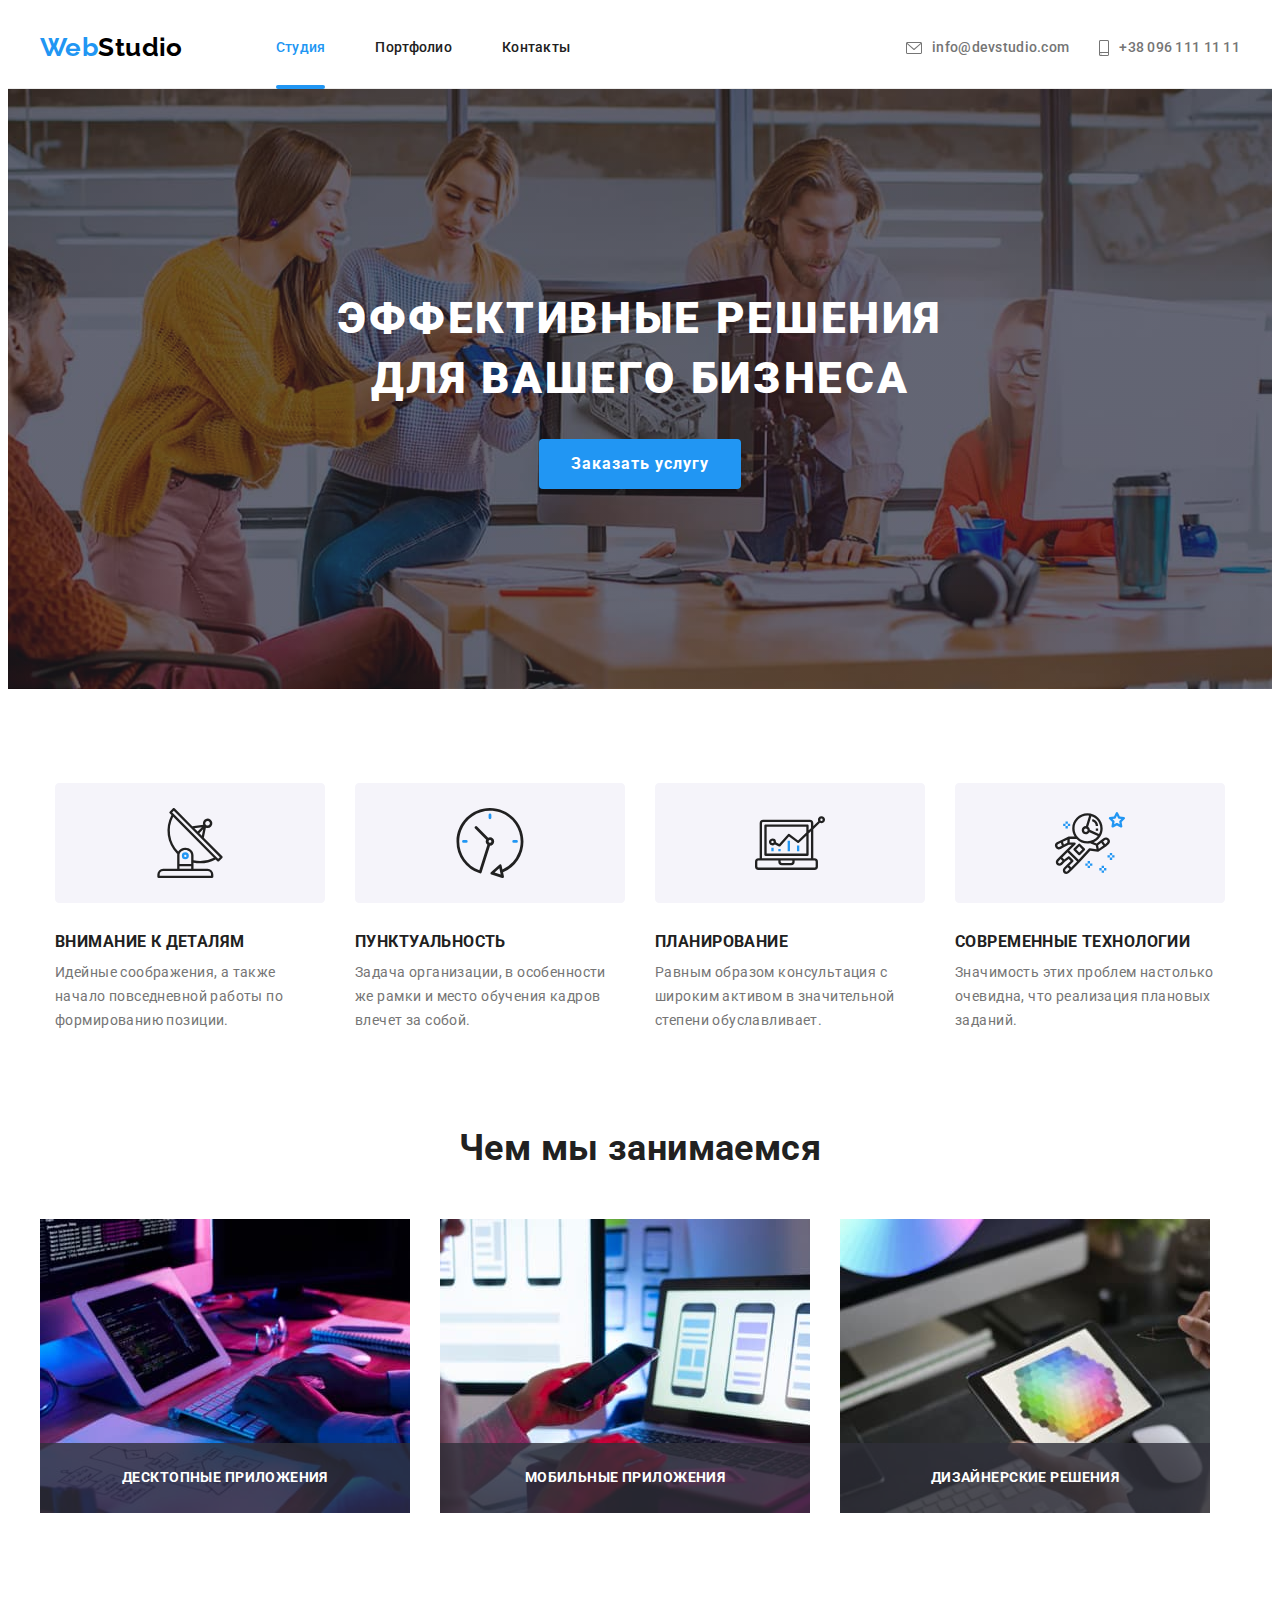
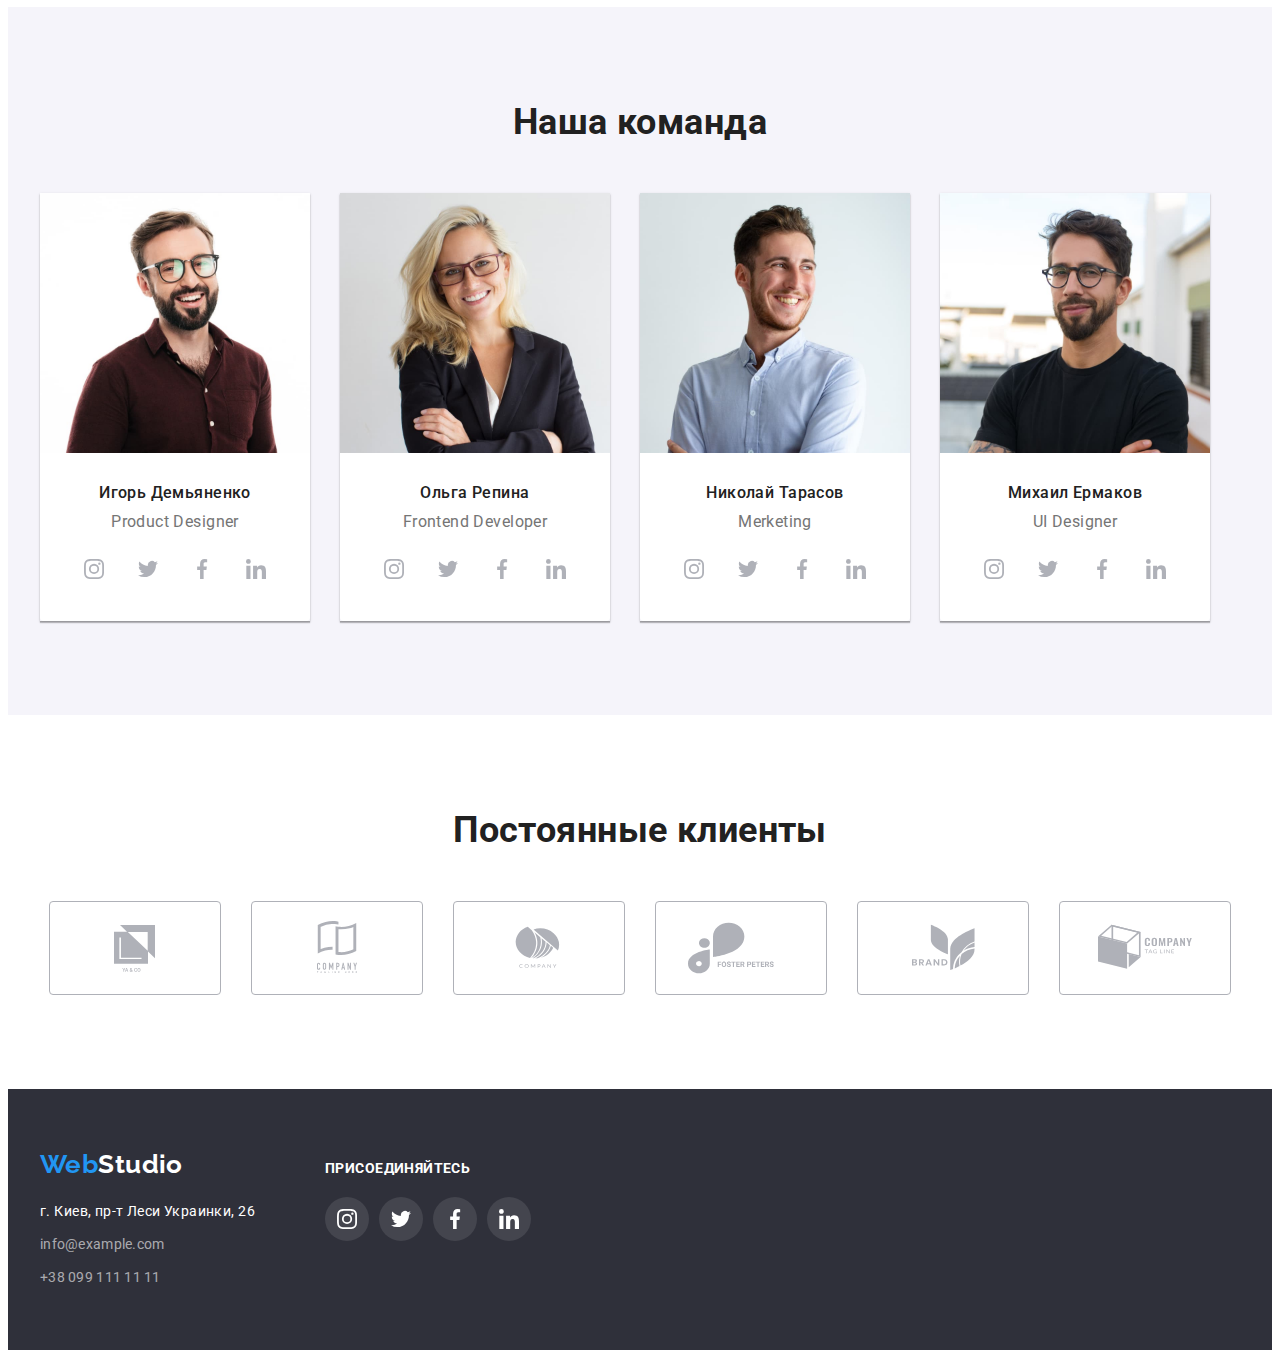
<file: index.html>
<!DOCTYPE html>
<html lang="ru">
<head>
    <meta charset="UTF-8">
    <meta http-equiv="X-UA-Compatible" content="IE=edge">
    <meta name="viewport" content="width=device-width, initial-scale=1.0">
    <title>Студия</title>
    <link rel="stylesheet" href="https://cdnjs.cloudflare.com/ajax/libs/modern-normalize/1.1.0/modern-normalize.min.css"
        integrity="sha512-wpPYUAdjBVSE4KJnH1VR1HeZfpl1ub8YT/NKx4PuQ5NmX2tKuGu6U/JRp5y+Y8XG2tV+wKQpNHVUX03MfMFn9Q=="
        crossorigin="anonymous" referrerpolicy="no-referrer" />
    <link rel="preconnect" href="https://fonts.googleapis.com">
    <link rel="preconnect" href="https://fonts.gstatic.com" crossorigin>
    <link href="https://fonts.googleapis.com/css2?family=Raleway:wght@700&family=Roboto:wght@400;500;700;900&display=swap"
        rel="stylesheet">
    <link rel="stylesheet" href="./css/styles.css">
</head>

<body>
        <!-- Шапка -->
    <header class="header-section">
        <div class="container flex-header">            
            <nav class="navigation">
                <a href="./index.html" lang="en" class="logo link header-logo"><span class="logo-accent">Web</span>Studio</a>
                <ul class="site-nav list flex-site-nav">                
                    <li class="list-item header-list-item"><a href="./index.html" class="link current">Студия</a></li>
                    <li class="list-item header-list-item"><a href="./portfolio.html" class="link">Портфолио</a></li>
                    <li class="list-item header-list-item"><a href="" class="link">Контакты</a></li>
                </ul>
            </nav>
            <ul class="list header-contacts">
                <li class="list-item header-list-item"><a href="mailto:info@devstudio.com" class="contacts-header link">
                    <svg class="contacts-header-icon1"><use href="images/icons.svg#envelope"></use></svg>info@devstudio.com</a></li>
                <li class="list-item header-list-item"><a href="tel:+380961111111" class="contacts-header link">
                    <svg class="contacts-header-icon2"><use href="images/icons.svg#smartphone"></use></svg>+38 096 111 11 11</a></li>
            </ul>
        </div>
    </header>            
    <main>
                <!-- Hero -->
        <section class="hero">
            <div class="container hero-container">
                <h1 class="hero-title">Эффективные решения для вашего бизнеса</h1>
                <button type="button" class="hero-button btn-primary" data-modal-open>Заказать услугу</button>
            </div>
        </section>
        <div class="backdrop is-hidden" data-modal>
            <div class="modal">
                <button class="btn-close" aria-label="Закрыть" data-modal-close>
                    <svg class="close-icon">
                        <use href="images/icons.svg#icon-close"></use>
                    </svg>
                </button>        
            </div>
        </div>
                <!-- Особенности -->
        <section class="section paculiarities-section">
            <div class="contaier">
                <h2 class="section-title visually-hidden">Особенности</h2>
                <ul class="list paculiarities-list">                                
                    <li class="list-item paculiarities-item pacu-icon-1">                        
                            <h3 class="list-title paculiarities-title upper-text">внимание к деталям</h3>
                            <p class="paculiarities-text">
                                Идейные соображения, а также начало повседневной работы по формированию позиции.
                            </p>                        
                    </li>                    
                    <li class="list-item paculiarities-item pacu-icon-2">                        
                            <h3 class="list-title paculiarities-title upper-text">пунктуальность</h3>
                            <p class="paculiarities-text">
                                Задача организации, в особенности же рамки и место обучения кадров влечет за собой.
                            </p>                        
                    </li>                         
                    <li class="list-item paculiarities-item pacu-icon-3">                        
                            <h3 class="list-title paculiarities-title upper-text">планирование</h3>
                                <p class="paculiarities-text">
                                    Равным образом консультация с широким активом в значительной степени обуславливает.
                                </p>                        
                    </li>                         
                    <li class="list-item paculiarities-item pacu-icon-4">                        
                            <h3 class="list-title paculiarities-title upper-text">современные технологии</h3>
                            <p class="paculiarities-text">
                                Значимость этих проблем настолько очевидна, что реализация плановых заданий.
                            </p>                       
                    </li>                               
                </ul>
            </div>
        </section>
                <!-- Чем мы занимаемся -->
        <section class="section">
            <div class="container studio-section">
                <h2 class="section-title our-focus-title">Чем мы занимаемся</h2>
                <ul class="list our-focus-list">
                    <li class="list-item our-focus-item">
                        <div class="focus-item-thumb">
                            <img src="./images/notebook.jpg" alt="ноутбук" width="370"> 
                            <div class="focus-disc-box">
                                <p class="upper-text focus-pic-disc">десктопные приложения</p>
                            </div>
                        </div>                        
                    </li>
                    <li class="list-item our-focus-item">
                        <div class="focus-item-thumb">
                            <img src="./images/notebook-smartphone.jpg" alt="ноутбук и смартфон" width="370">
                            <div class="focus-disc-box">
                                <p class="upper-text focus-pic-disc">мобильные приложения</p>
                            </div>
                        </div>                        
                    </li>
                    <li class="list-item our-focus-item">
                        <div class="focus-item-thumb">
                            <img src="./images/tablet.jpg" alt="планшет" width="370">   
                            <div class="focus-disc-box">
                                <p class="upper-text focus-pic-disc">дизайнерские решения</p>
                            </div>
                        </div>                        
                    </li>
                </ul>
            </div>
        </section>
                <!-- Наша команда-->
        <section class="section team-section">
            <div class="studio-section container">
                <h2 class="section-title">Наша команда</h2>
                <ul class="list team-list">
                    <li class="list-item team-card">
                        <img src="./images/photo.jpg" alt="фото Игоря" width="270">
                        <div class="team-card-discription">                            
                            <h3 class="list-title teammember">Игорь Демьяненко</h3>
                            <p lang="en" class="profession">Product Designer</p>
                            <ul class="social-list list">
                                <li class="social-item">
                                    <a href="https://Instagram.com" class="team-social-link social-link link"
                                    target="_blank" rel="noopener noreferrer" aria-label="Instagram">
                                        <svg class="social-icon">
                                            <use href="./images/icons.svg#instagram-icon">                                   
                                            </use>
                                        </svg>
                                    </a></li>
                                <li class="social-item">
                                    <a href="https://Twitter.com" class="team-social-link social-link link" target="_blank" rel="noopener noreferrer" aria-label="Twitter">
                                        <svg class="social-icon">
                                            <use href="./images/icons.svg#twitter-icon">
                                            </use>
                                        </svg>
                                    </a></li>
                                <li class="social-item">
                                    <a href="https://Facebook.com" class="team-social-link social-link link" target="_blank" rel="noopener noreferrer" aria-label="Facebook">
                                        <svg class="social-icon">
                                            <use href="./images/icons.svg#facebook-icon">
                                            </use>
                                        </svg>
                                    </a></li>
                                <li class="social-item">
                                    <a href="https://Linkedin.com" class="team-social-link social-link link" target="_blank" rel="noopener noreferrer" aria-label="LinkedIn">
                                        <svg class="social-icon">
                                            <use href="./images/icons.svg#linkedin-icon">
                                            </use>
                                        </svg>
                                    </a></li>
                            </ul>
                        </div>
                    </li>
                    <li class="list-item team-card">
                        <img src="./images/photo-1.jpg" alt="фото Ольги" width="270">
                        <div class="team-card-discription">                            
                            <h3 class="list-title teammember">Ольга Репина</h3>
                            <p lang="en" class="profession">Frontend Developer</p>
                            <ul class="social-list list">
                                <li class="social-item">
                                    <a href="" class="team-social-link social-link link">
                                        <svg class="social-icon">
                                            <use href="./images/icons.svg#instagram-icon" aria-label="Instagram">
                                            </use>
                                        </svg>
                                    </a>
                                </li>
                                <li class="social-item">
                                    <a href="" class="team-social-link social-link link" aria-label="Twitter">
                                        <svg class="social-icon">
                                            <use href="./images/icons.svg#twitter-icon">
                                            </use>
                                        </svg>
                                    </a>
                                </li>
                                <li class="social-item">
                                    <a href="" class="team-social-link social-link link" aria-label="Facebook">
                                        <svg class="social-icon">
                                            <use href="./images/icons.svg#facebook-icon">
                                            </use>
                                        </svg>
                                    </a>
                                </li>
                                <li class="social-item">
                                    <a href="" class="team-social-link social-link link" aria-label="LinkedIn">
                                        <svg class="social-icon">
                                            <use href="./images/icons.svg#linkedin-icon">
                                            </use>
                                        </svg>
                                    </a>
                                </li>
                            </ul>
                        </div>
                    </li>
                    <li class="list-item team-card">
                        <img src="./images/photo-2.jpg" alt="фото Николая" width="270">
                        <div class="team-card-discription">                            
                            <h3 class="list-title teammember">Николай Тарасов</h3>
                            <p lang="en" class="profession">Merketing</p>
                            <ul class="social-list list">
                                <li class="social-item">
                                    <a href="" class="team-social-link social-link link">
                                        <svg class="social-icon">
                                            <use href="./images/icons.svg#instagram-icon" aria-label="Instagram">
                                            </use>
                                        </svg>
                                    </a>
                                </li>
                                <li class="social-item">
                                    <a href="" class="team-social-link social-link link" aria-label="Twitter">
                                        <svg class="social-icon">
                                            <use href="./images/icons.svg#twitter-icon">
                                            </use>
                                        </svg>
                                    </a>
                                </li>
                                <li class="social-item">
                                    <a href="" class="team-social-link social-link link" aria-label="Facebook">
                                        <svg class="social-icon">
                                            <use href="./images/icons.svg#facebook-icon">
                                            </use>
                                        </svg>
                                    </a>
                                </li>
                                <li class="social-item">
                                    <a href="" class="team-social-link social-link link" aria-label="LinkedIn">
                                        <svg class="social-icon">
                                            <use href="./images/icons.svg#linkedin-icon">
                                            </use>
                                        </svg>
                                    </a>
                                </li>
                            </ul>
                        </div>
                    </li>
                    <li class="list-item team-card">
                        <img src="./images/photo-3.jpg" alt="фото Михаила" width="270">
                        <div class="team-card-discription">                            
                            <h3 class="list-title teammember">Михаил Ермаков</h3>
                            <p lang="en" class="profession">UI Designer</p>
                            <ul class="social-list list">
                                <li class="social-item">
                                    <a href="" class="team-social-link social-link link">
                                        <svg class="social-icon">
                                            <use href="./images/icons.svg#instagram-icon" aria-label="Instagram">
                                            </use>
                                        </svg>
                                    </a>
                                </li>
                                <li class="social-item">
                                    <a href="" class="team-social-link social-link link" aria-label="Twitter">
                                        <svg class="social-icon">
                                            <use href="./images/icons.svg#twitter-icon">
                                            </use>
                                        </svg>
                                    </a>
                                </li>
                                <li class="social-item">
                                    <a href="" class="team-social-link social-link link" aria-label="Facebook">
                                        <svg class="social-icon">
                                            <use href="./images/icons.svg#facebook-icon">
                                            </use>
                                        </svg>
                                    </a>
                                </li>
                                <li class="social-item">
                                    <a href="" class="team-social-link social-link link" aria-label="LinkedIn">
                                        <svg class="social-icon">
                                            <use href="./images/icons.svg#linkedin-icon">
                                            </use>
                                        </svg>
                                    </a>
                                </li>
                            </ul>
                        </div>
                    </li>
                </ul>
            </div>
        </section>
        <section class="section">
            <div class="container studio-section">
                <h2 class="section-title customers-title">Постоянные клиенты</h2>
                <ul class="list customers-list">
                    <li class="list-item customers-item">
                        <a href="" class="customers-link link">
                            <svg class="customers-icon">
                                <use href="images/icons.svg#logo1"></use>
                            </svg>
                        </a>
                    </li>
                    <li class="list-item customers-item">
                        <a href="" class="customers-link link">
                            <svg class="customers-icon">
                                <use href="images/icons.svg#logo2"></use>
                            </svg>
                        </a>
                    </li>
                    <li class="list-item customers-item">
                        <a href="" class="customers-link link">
                            <svg class="customers-icon">
                                <use href="images/icons.svg#logo3"></use>
                            </svg>
                        </a>
                    </li>
                    <li class="list-item customers-item">
                        <a href="" class="customers-link link">
                            <svg class="customers-icon">
                                <use href="images/icons.svg#logo4"></use>
                            </svg>
                        </a>
                    </li>
                    <li class="list-item customers-item">
                        <a href="" class="customers-link link">
                            <svg class="customers-icon">
                                <use href="images/icons.svg#logo5"></use>
                            </svg>
                        </a>
                    </li>
                    <li class="list-item customers-item">
                        <a href="" class="customers-link link">
                            <svg class="customers-icon">
                                <use href="images/icons.svg#logo6"></use>
                            </svg>
                        </a>
                    </li>
                </ul>
            </div>
        </section>
    </main>
            <!-- футер -->
    <footer class="footer-section">
        <div class="container footer-container">
            <div class="address-container">
            <a href="./index.html" lang="en" class="logo footer-logo link"><span class="logo-accent">Web</span>Studio</a>
            <address>
                <ul class="list flex-adress">
                    <li class="list-item flex-adress-item"><a href="https://www.google.com.ua/maps/place/бульвар+Лесі+Українки,+26,+Київ,+02000/@50.4265769,30.5380446,19z/data=!4m5!3m4!1s0x40d4cf0e033ecbe9:0x57a4dffefec77da0!8m2!3d50.4265807!4d30.5383858?hl=uk&authuser=0"
                                class="office-adress footer-contacts-fonts link">г. Киев, пр-т Леси Украинки, 26</a></li>
                    <li class="list-item flex-adress-item"><a href="mailto:info@example.com"
                                class="contacts-footer footer-contacts-fonts link">info@example.com</a></li>
                    <li class="list-item flex-adress-item"><a href="tel:+380991111111" class="contacts-footer footer-contacts-fonts link">+38 099 111 11 11</a>
                    </li>
                </ul>
            </address>
            </div>
            <div class="social-container">
                <b class="footer-call upper-text">присоединяйтесь</b>
                <ul class="social-list list">
                    <li class="social-item">
                        <a href="" class="footer-social-link social-link link" aria-label="Instagram">
                            <svg class="social-icon">
                                <use href="./images/icons.svg#instagram-icon"></use>
                            </svg>
                        </a>
                    </li>
                    <li class="social-item">
                        <a href="" class="footer-social-link social-link link" aria-label="Twitter">
                            <svg class="social-icon">
                                <use href="./images/icons.svg#twitter-icon"></use>
                            </svg>
                        </a>
                    </li>
                    <li class="social-item">
                        <a href="" class="footer-social-link social-link link" aria-label="Facebook">
                            <svg class="social-icon">
                                <use href="./images/icons.svg#facebook-icon"></use>
                            </svg>
                        </a>
                    </li>
                    <li class="social-item">
                        <a href="" class="footer-social-link social-link link" aria-label="LinkedIn">
                            <svg class="social-icon">
                                <use href="./images/icons.svg#linkedin-icon"></use>
                            </svg>
                        </a>
                    </li>
                </ul>
            </div>
        </div>
    </footer>
    <script src="./js/modal.js"></script>
</body>
</html>
</file>
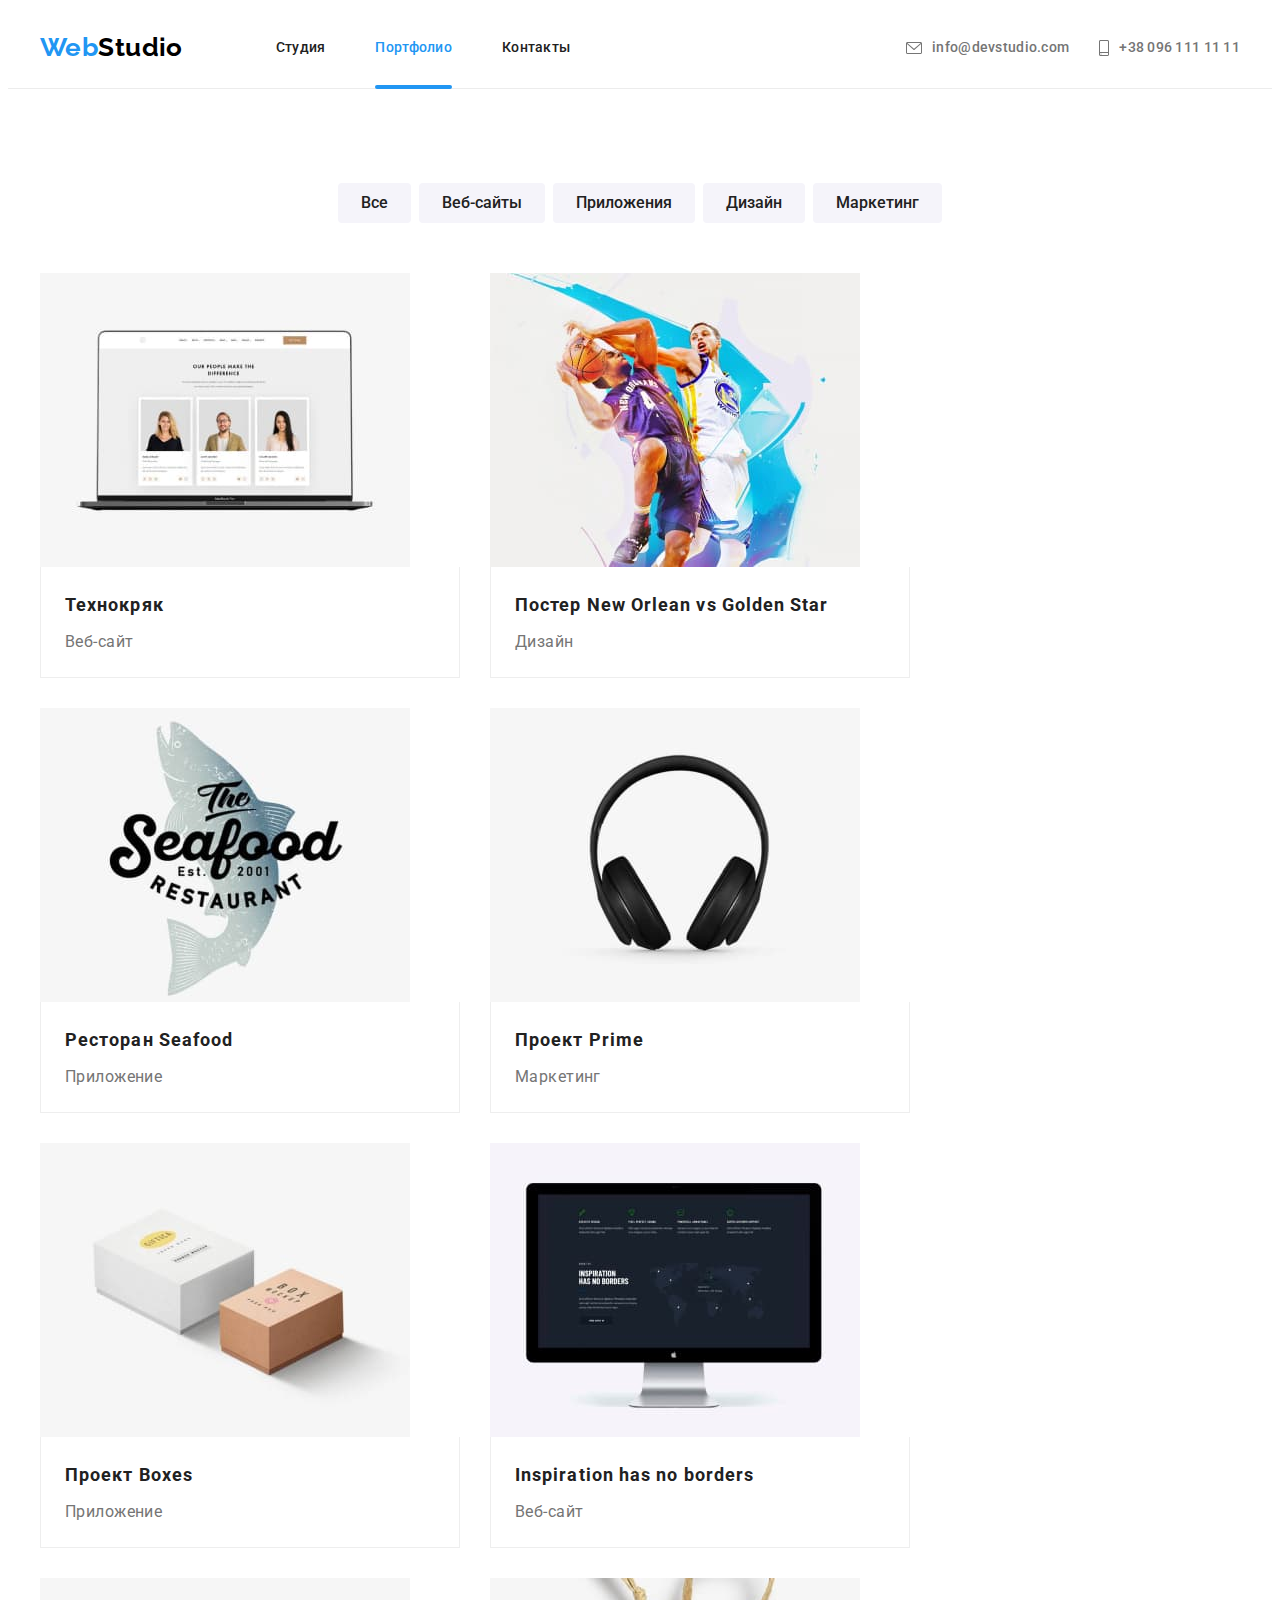
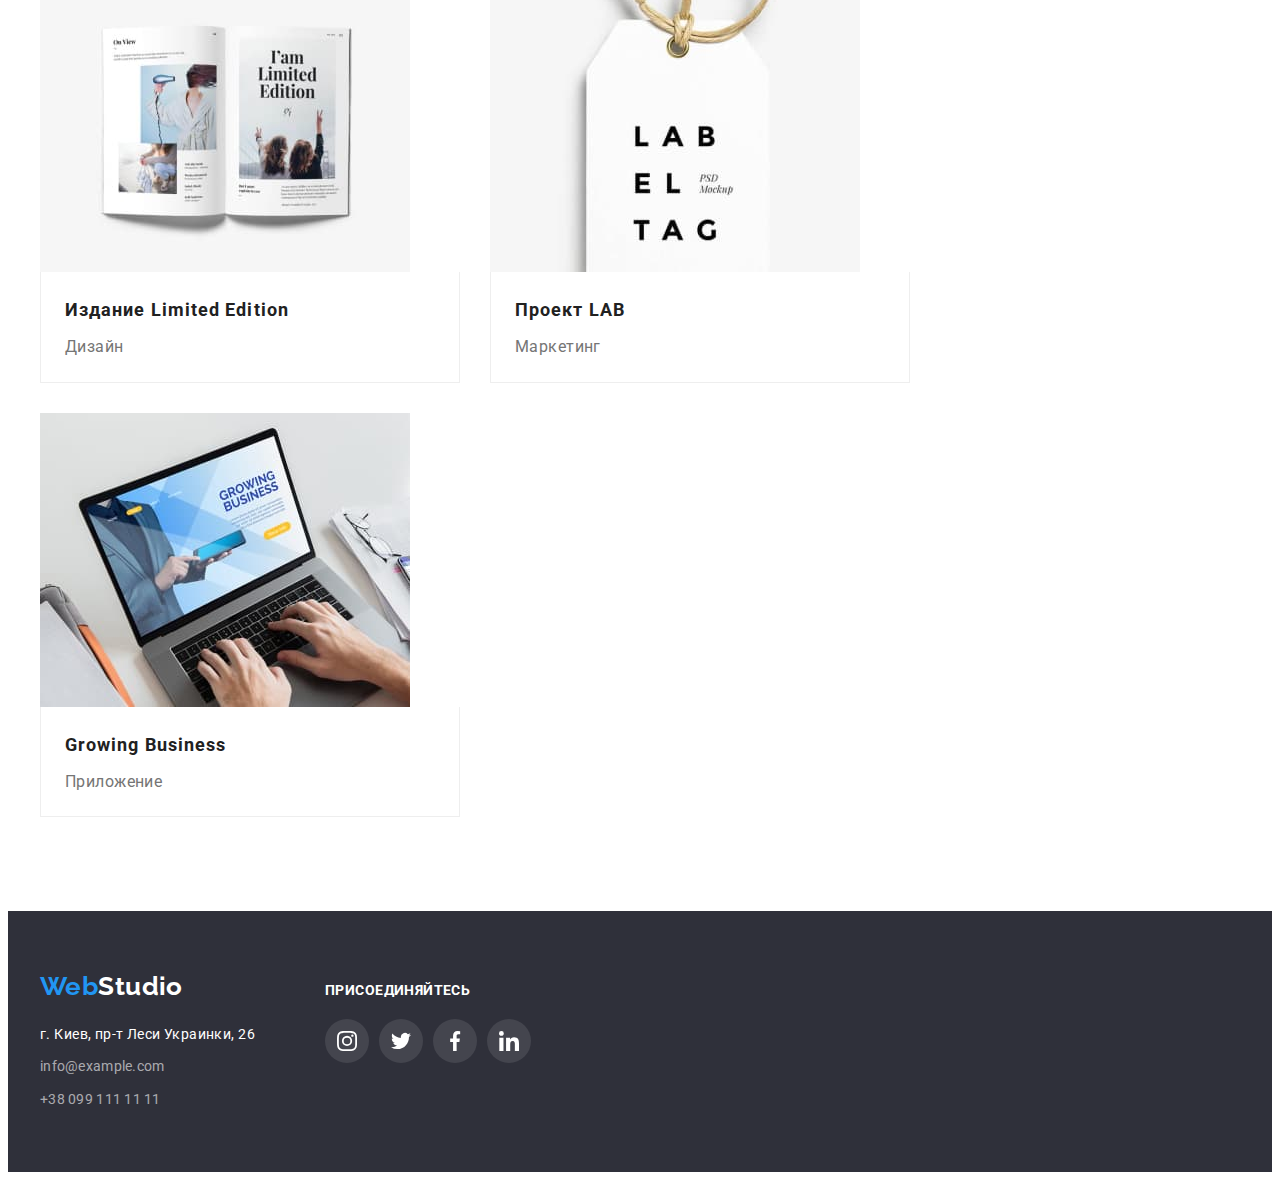
<file: portfolio.html>
<!DOCTYPE html>
<html lang="ru">
<head>
    <meta charset="UTF-8">
    <meta http-equiv="X-UA-Compatible" content="IE=edge">
    <meta name="viewport" content="width=device-width, initial-scale=1.0">
    <title>Портфолио</title>
    <link rel="stylesheet" href="https://cdnjs.cloudflare.com/ajax/libs/modern-normalize/1.1.0/modern-normalize.min.css"
        integrity="sha512-wpPYUAdjBVSE4KJnH1VR1HeZfpl1ub8YT/NKx4PuQ5NmX2tKuGu6U/JRp5y+Y8XG2tV+wKQpNHVUX03MfMFn9Q=="
        crossorigin="anonymous" referrerpolicy="no-referrer" />
    <link rel="preconnect" href="https://fonts.googleapis.com">
    <link rel="preconnect" href="https://fonts.gstatic.com" crossorigin>
    <link href="https://fonts.googleapis.com/css2?family=Raleway:wght@700&family=Roboto:wght@400;500;700;900&display=swap"
        rel="stylesheet">
    <link rel="stylesheet" href="./css/styles.css">
</head>
<body>
        <!-- Шапка -->
        <header class="header-section">
            <div class="container flex-header">
                <a href="./index.html" lang="en" class="logo link header-logo"><span class="logo-accent">Web</span>Studio</a>
                <nav>
                    <ul class="site-nav list flex-site-nav">
                        <li class="list-item header-list-item"><a href="./index.html" class="link">Студия</a></li>
                        <li class="list-item header-list-item"><a href="./portfolio.html" class="link current">Портфолио</a></li>
                        <li class="list-item header-list-item"><a href="" class="link">Контакты</a></li>
                    </ul>
                </nav>
                <ul class="list header-contacts">
                    <li class="list-item header-list-item"><a href="mailto:info@devstudio.com" class="contacts-header link">
                            <svg class="contacts-header-icon1">
                                <use href="images/icons.svg#envelope"></use>
                            </svg>info@devstudio.com</a></li>
                    <li class="list-item header-list-item"><a href="tel:+380961111111" class="contacts-header link">
                            <svg class="contacts-header-icon2">
                                <use href="images/icons.svg#smartphone"></use>
                            </svg>+38 096 111 11 11</a></li>
                </ul>
            </div>
        </header>
        <!-- Портфолио -->
        <main>
            <section class="section">
                <div class="container">
                <h1 class="section-title visually-hidden">Портфолио</h1>
                <ul class="list flex-filter">
                    <li class="list-item flex-filter-button"><button type="button" class="list-button btn-secondary">Все</button></li>
                    <li class="list-item flex-filter-button"><button type="button" class="list-button btn-secondary">Веб-сайты</button></li>
                    <li class="list-item flex-filter-button"><button type="button" class="list-button btn-secondary">Приложения</button></li>
                    <li class="list-item flex-filter-button"><button type="button" class="list-button btn-secondary">Дизайн</button></li>
                    <li class="list-item flex-filter-button"><button type="button" class="list-button btn-secondary">Маркетинг</button></li>
                </ul>
                <ul class="list portfolio-flex-list">
                    <li class="list-item portfolio-list-item">                        
                            <a href="" class="link portfolio-link">
                                <div class="portfolio-thumb">
                                    <img src="images-portfolio/notebook.jpg" alt="ноутбук" width="370" height="294">
                                    <div class="portfolio-disc-box">
                                        <p class="portfolio-disc">Технокряк это современная площадка распространения коронавируса. Компании используют эту платформу для цифрового
                                            шпионажа и атак на защищённые сервера конкурентов.</p>
                                    </div>
                                </div>
                            <div class="project-card-discription">
                                <h2 class="list-title portfolio-title">Технокряк</h2>
                                <p class="work-type">Веб-сайт</p>                                                                
                            </div>
                            </a>
                    </li>
                    <li class="list-item portfolio-list-item">                        
                            <a href="" class="link portfolio-link">
                                <div class="portfolio-thumb">
                                    <img src="./images-portfolio/basketball.jpg" alt="баскетболисты играют с мячиком" width="370" height="294">
                                    <div class="portfolio-disc-box">
                                        <p class="portfolio-disc">Технокряк это современная площадка распространения коронавируса. Компании используют эту платформу для цифрового
                                            шпионажа и атак на защищённые сервера конкурентов.</p>
                                    </div>
                                </div>
                            <div class="project-card-discription">
                                <h2 class="list-title portfolio-title">Постер <span lang="en">New Orlean vs Golden Star</span></h2>
                                <p class="work-type">Дизайн</p>
                                </div>
                                </a>                           
                    </li>
                    <li class="list-item portfolio-list-item">                        
                            <a href="" class="link portfolio-link">
                                <div class="portfolio-thumb">
                                    <img src="./images-portfolio/seafood.jpg" alt="рыбка" width="370" height="294">
                                    <div class="portfolio-disc-box">
                                        <p class="portfolio-disc">Технокряк это современная площадка распространения коронавируса. Компании используют эту платформу для цифрового
                                            шпионажа и атак на защищённые сервера конкурентов.</p>
                                    </div>
                                </div>
                            <div class="project-card-discription">
                                <h2 class="list-title portfolio-title">Ресторан <span lang="en">Seafood</span></h2>
                                <p class="work-type">Приложение</p>                                                               
                            </div>
                            </a>
                    </li>
                    <li class="list-item portfolio-list-item">                        
                            <a href="" class="link portfolio-link">
                                <div class="portfolio-thumb">
                                    <img src="./images-portfolio/earphones.jpg" alt="наушники" width="370" height="294">
                                    <div class="portfolio-disc-box">
                                        <p class="portfolio-disc">Технокряк это современная площадка распространения коронавируса. Компании используют эту платформу для цифрового
                                            шпионажа и атак на защищённые сервера конкурентов.</p>
                                    </div>
                                </div>
                            <div class="project-card-discription">
                                <h2 class="list-title portfolio-title">Проект <span lang="en">Prime</span></h2>
                                <p class="work-type">Маркетинг</p>                                                                
                            </div>
                            </a>
                    </li>
                    <li class="list-item portfolio-list-item">                        
                            <a href="" class="link portfolio-link">
                                <div class="portfolio-thumb">
                                    <img src="./images-portfolio/boxes.jpg" alt="коробки" width="370" height="294">
                                    <div class="portfolio-disc-box">
                                        <p class="portfolio-disc">Технокряк это современная площадка распространения коронавируса. Компании используют эту платформу для цифрового
                                            шпионажа и атак на защищённые сервера конкурентов.</p>
                                    </div>
                                </div>
                            <div class="project-card-discription">
                                <h2 class="list-title portfolio-title">Проект <span lang="en">Boxes</span></h2>
                                <p class="work-type">Приложение</p>                                                                
                            </div>
                            </a>
                    </li>
                    <li class="list-item portfolio-list-item">                        
                            <a href="" class="link portfolio-link">
                                <div class="portfolio-thumb">
                                    <img src="./images-portfolio/monitor.jpg" alt="монитор" width="370" height="294">
                                    <div class="portfolio-disc-box">
                                        <p class="portfolio-disc">Технокряк это современная площадка распространения коронавируса. Компании используют эту платформу для цифрового
                                            шпионажа и атак на защищённые сервера конкурентов.</p>
                                    </div>
                                </div>
                            <div class="project-card-discription">
                                <h2 class="list-title portfolio-title" lang="en">Inspiration has no borders</h2>
                                <p class="work-type">Веб-сайт</p>                                                                
                            </div>
                            </a>
                    </li>
                    <li class="list-item portfolio-list-item">                        
                            <a href="" class="link portfolio-link">
                                <div class="portfolio-thumb">
                                    <img src="./images-portfolio/book.jpg" alt="книжка" width="370" height="294">
                                    <div class="portfolio-disc-box">
                                        <p class="portfolio-disc">Технокряк это современная площадка распространения коронавируса. Компании используют эту платформу для цифрового
                                            шпионажа и атак на защищённые сервера конкурентов.</p>
                                    </div>
                                </div>
                            <div class="project-card-discription">
                                <h2 class="list-title portfolio-title">Издание <span lang="en">Limited Edition</span></h2>
                                <p class="work-type">Дизайн</p>                                                                
                            </div>
                            </a>
                    </li>
                    <li class="list-item portfolio-list-item">                        
                            <a href="" class="link portfolio-link">
                                <div class="portfolio-thumb">
                                    <img src="./images-portfolio/label.jpg" alt="бирка" width="370" height="294">
                                    <div class="portfolio-disc-box">
                                        <p class="portfolio-disc">Технокряк это современная площадка распространения коронавируса. Компании используют эту платформу для цифрового
                                            шпионажа и атак на защищённые сервера конкурентов.</p>
                                    </div>
                                </div>
                            <div class="project-card-discription">
                                <h2 class="list-title portfolio-title">Проект <span lang="en">LAB</span></h2>
                                <p class="work-type">Маркетинг</p>                                                                
                            </div>
                            </a>
                    </li>
                    <li class="list-item portfolio-list-item">                        
                            <a href="" class="link portfolio-link">
                                <div class="portfolio-thumb">
                                    <img src="./images-portfolio/notebook-tapping.jpg" alt="руки на ноутбуке" width="370" height="294">
                                    <div class="portfolio-disc-box">
                                        <p class="portfolio-disc">Технокряк это современная площадка распространения коронавируса. Компании используют эту платформу для цифрового
                                        шпионажа и атак на защищённые сервера конкурентов.</p>
                                    </div>
                                </div>
                            <div class="project-card-discription">
                                <h2 class="list-title portfolio-title" lang="en">Growing Business</h2>
                                <p class="work-type">Приложение</p>                                                                
                            </div>
                            </a>
                    </li>
                </ul>
                </div>
            </section>
        </main>
        <!-- футер -->
        <footer class="footer-section">
            <div class="container footer-container">
                <div class="address-container">
                    <a href="./index.html" lang="en" class="logo footer-logo link"><span
                            class="logo-accent">Web</span>Studio</a>
                    <address>
                        <ul class="list flex-adress">
                            <li class="list-item flex-adress-item"><a
                                    href="https://www.google.com.ua/maps/place/бульвар+Лесі+Українки,+26,+Київ,+02000/@50.4265769,30.5380446,19z/data=!4m5!3m4!1s0x40d4cf0e033ecbe9:0x57a4dffefec77da0!8m2!3d50.4265807!4d30.5383858?hl=uk&authuser=0"
                                    class="office-adress footer-contacts-fonts link">г. Киев, пр-т Леси Украинки, 26</a></li>
                            <li class="list-item flex-adress-item"><a href="mailto:info@example.com"
                                    class="contacts-footer footer-contacts-fonts link">info@example.com</a></li>
                            <li class="list-item flex-adress-item"><a href="tel:+380991111111"
                                    class="contacts-footer footer-contacts-fonts link">+38 099 111 11 11</a>
                            </li>
                        </ul>
                    </address>
                </div>
                <div class="social-container">
                    <b class="footer-call upper-text">присоединяйтесь</b>
                    <ul class="social-list list">
                        <li class="social-item">
                            <a href="" class="footer-social-link social-link link" aria-label="Instagram">
                                <svg class="social-icon">
                                    <use href="./images/icons.svg#instagram-icon"></use>
                                </svg>
                            </a>
                        </li>
                        <li class="social-item">
                            <a href="" class="footer-social-link social-link link" aria-label="Twitter">
                                <svg class="social-icon">
                                    <use href="./images/icons.svg#twitter-icon"></use>
                                </svg>
                            </a>
                        </li>
                        <li class="social-item">
                            <a href="" class="footer-social-link social-link link" aria-label="Facebook">
                                <svg class="social-icon">
                                    <use href="./images/icons.svg#facebook-icon"></use>
                                </svg>
                            </a>
                        </li>
                        <li class="social-item">
                            <a href="" class="footer-social-link social-link link" aria-label="LinkedIn">
                                <svg class="social-icon">
                                    <use href="./images/icons.svg#linkedin-icon"></use>
                                </svg>
                            </a>
                        </li>
                    </ul>
                </div>
            </div>
        </footer>
</body>
</html>
</file>
<file: css/styles.css>
/* 
    основной цвет текста #757575
    вторичный цвет текста #212121
    акцент #2196F3 
    основной цвет логотипа #000000
    основной бекграунд #FFFFFF
    вторичный бекграунд #F5F4FA
    бекграунд акцент #2F303A 
    специальный цвет некоторых елементов текста  rgba(255, 255, 255, 0.6)
*/
:root {
  --card-set-gap: 30px;
  --header-height: 80px;
  --card-shadow: 0px 1px 3px rgba(0, 0, 0, 0.12), 0px 1px 1px rgba(0, 0, 0, 0.14),
    0px 2px 1px rgba(0, 0, 0, 0.2);
  --main-text-color: #757575;
  --secondary-text-color: #212121;
  --accent-color: #2196f3;
  --logo-main-color: #000000;
  --white-color: #ffffff;
  --secondary-background-color: #f5f4fa;
  --accent-background-color: #2f303a;
  --hero-background-color: #c4c4c4;
  --social-icons-main-color: #afb1b8;
  --special-footer-text-color: rgba(255, 255, 255, 0.6);
}
body {
  /*padding-top: var(--header-height);*/

  background-color: var(--white-color);
  color: var(--main-text-color);
  font-family: Roboto, sans-serif;
  font-size: 14px;
  letter-spacing: 0.03em;
}
* {
  transition-property: background-color, transform, box-shadow, color, opacity, visibility;
  transition-duration: 250ms;
  transition-timing-function: cubic-bezier(0.4, 0, 0.2, 1);
}
@keyframes slideup {
  0% {
    transform: translateY(137%);
  }
  100% {
    transform: translateY(0);
  }
}
ul,
li,
p,
h1,
h2,
h3,
h4,
h5,
h6 {
  margin: 0;
  padding: 0;
}
img {
  display: block;
  max-width: 100%;
  height: auto;
}
.visually-hidden {
  position: absolute;
  width: 1px;
  height: 1px;
  margin: -1px;
  border: 0;
  padding: 0;

  white-space: nowrap;
  clip-path: inset(100%);
  clip: rect(0 0 0 0);
  overflow: hidden;
}
.upper-text {
  text-align: start;
  font-weight: 700;
  line-height: 1.14;
  text-transform: uppercase;
}
.social-list {
  display: flex;
  justify-content: center;
}
.social-icon {
  transition-duration: 0ms;
  width: 20px;
  height: 20px;
}
.social-item + .social-item {
  margin-left: 10px;
}
.social-link {
  display: flex;
  width: 44px;
  height: 44px;
  border-radius: 50%;
  justify-content: center;
  align-items: center;
}

/*CONTAINERS*/

.container {
  margin: 0 auto;
  width: 1200px;
  padding-left: 15px;
  padding-right: 15px;
  /*outline: 1px solid red;*/
}

/*HEADER*/
.header-section {
  /*position: fixed;
  top: 0;
  left: 0;
  width: 100%;
  min-height: var(--header-height);
  z-index: 1;
  background-color: #fff;*/
  border-bottom: 1px solid #ececec;
}
.flex-header {
  display: flex;
  align-items: center;
}
.flex-site-nav {
  display: flex;
}
.navigation {
  display: flex;
  align-items: center;
}
.site-nav .link,
.header-contacts .link {
  display: flex;
  align-items: center;
  padding-top: 32px;
  padding-bottom: 32px;
}
.site-nav .list-item:not(:last-child) {
  margin-right: 50px;
}
.header-contacts {
  display: flex;
  align-items: center;
  margin-left: auto;
}
.header-contacts .header-list-item + .header-list-item {
  margin-left: 30px;
}

/* LOGO */

.logo {
  color: var(--logo-main-color);
  font-family: Raleway, sans-serif;
  font-weight: 700;
  font-size: 26px;
  line-height: 1.2;
}
.header-logo {
  margin-right: 93px;
}
.footer-logo {
  display: block;
  margin-bottom: 20px;

  color: var(--white-color);
}
.logo-accent {
  color: var(--accent-color);
}

/* LIST SETTINGS */

.list {
  list-style: none;
}

/* LINK SETTINGS */

.link {
  text-decoration: none;
}

/* BUTTONS SETTINGS */

.btn-primary {
  color: var(--white-color);
  background-color: var(--accent-color);
  cursor: pointer;
  border: none;
}
.btn-secondary {
  border: 1px solid transparent;

  color: var(--secondary-text-color);
  background-color: var(--secondary-background-color);
  cursor: pointer;
}

/* SITE NAV */

.site-nav .link {
  color: var(--secondary-text-color);
  font-weight: 500;
  font-size: 14px;
  line-height: 1.14;
  letter-spacing: 0.02em;
}
.site-nav .link:hover,
.site-nav .link:focus {
  color: var(--accent-color);
}
.site-nav .link.current {
  position: relative;
  color: var(--accent-color);
}
.site-nav .link.current::after {
  content: '';
  position: absolute;
  left: 0;
  bottom: -1px;
  width: 100%;
  height: 4px;

  border-radius: 2px;
  background-color: var(--accent-color);
}

/* HERO */

.hero {
  max-width: 1600px;
  margin-left: auto;
  margin-right: auto;
  text-align: center;
  padding: 200px 0;

  background-color: var(--hero-background-color);
  background-image: linear-gradient(to right, rgba(47, 48, 58, 0.4), rgba(47, 48, 58, 0.4)),
    url(../images/bg-image.jpg);
  background-repeat: no-repeat;
  background-position: center;
  background-size: cover;
}
.hero-container {
  display: flex;
  flex-direction: column;
  align-items: center;
}
.hero-title {
  margin-bottom: 30px;
  max-width: 696px;

  color: var(--white-color);
  font-weight: 900;
  font-size: 44px;
  line-height: 1.36;
  text-align: center;
  letter-spacing: 0.06em;
  text-transform: uppercase;
}
.hero-button {
  display: inline-block;
  padding: 10px 32px;
  border-radius: 4px;
  min-width: 200px;
  text-align: center;

  box-shadow: 0px 4px 4px rgba(0, 0, 0, 0.15);
  font-family: inherit;
  font-weight: 700;
  font-size: 16px;
  line-height: 1.87;
  letter-spacing: 0.06em;
}
.hero-button:hover,
.hero-button:focus {
  background-color: #188ce8;
}
.backdrop {
  position: fixed;
  left: 0;
  top: 0;
  width: 100vw;
  height: 100vh;
  z-index: 2;

  background-color: rgba(0, 0, 0, 0.2);
}
.backdrop.is-hidden {
  opacity: 0;
  pointer-events: none;
  visibility: none;
}
.backdrop.is-hidden .modal {
  transform: scale(0.2);
}
.modal {
  position: absolute;
  top: 50%;
  left: 50%;
  transform: translate(-50%, -50%) scale(1);

  min-width: 528px;
  min-height: 581px;

  background-color: var(--white-color);
}
.btn-close {
  position: absolute;
  top: 8px;
  right: 8px;
  width: 30px;
  height: 30px;
  border-radius: 50%;

  border: 1px solid rgba(0, 0, 0, 0.1);
  background-color: var(--white-color);
  color: #000;
}
.close-icon {
  position: absolute;
  top: 50%;
  left: 50%;
  transform: translate(-50%, -50%);
  width: 18px;
  height: 18px;
}

/* CONTACTS */

.contacts-header {
  color: var(--main-text-color);
  font-weight: 500;
  font-size: 14px;
  line-height: 1.14;
  letter-spacing: 0.02em;
}
.contacts-header:hover,
.contacts-header:focus {
  color: var(--accent-color);
}
.contacts-footer {
  color: var(--special-footer-text-color);
  letter-spacing: 0.02em;
}
.contacts-footer:hover,
.contacts-footer:focus {
  color: var(--accent-color);
}
.footer-contacts-fonts {
  font-size: 14px;
  line-height: 1.7;
}
.office-adress {
  color: var(--white-color);
}
.office-adress:hover,
.office-adress:focus {
  color: var(--accent-color);
}
.contacts-header-icon1 {
  transition-duration: 0ms;
  width: 16px;
  height: 12px;
  margin-right: 10px;
}
.contacts-header-icon2 {
  transition-duration: 0ms;
  width: 10px;
  height: 16px;
  margin-right: 10px;
}
/* SECTION */

.section {
  padding: 0;
  margin: 0;
  padding-top: 94px;
  padding-bottom: 94px;
}
.paculiarities-section {
  padding-bottom: 0;
}
.section-title {
  text-align: center;

  color: var(--secondary-text-color);
  font-weight: 700;
  font-size: 36px;
  line-height: 1.17;
}
.list-title {
  margin: 0 auto;

  color: var(--secondary-text-color);
}
.paculiarities-list {
  display: flex;
  justify-content: center;
}
.paculiarities-item {
  width: 270px;
}
.paculiarities-item:not(:last-child) {
  margin-right: 30px;
}
.paculiarities-item::before {
  content: '';
  display: block;
  height: 120px;
  margin-bottom: 30px;
  border-radius: 4px;

  background-size: contain;
  background-repeat: no-repeat;
  background-position: center;
}
.pacu-icon-1::before {
  background-image: url('../images/pacu-icon-1.svg');
}
.pacu-icon-2::before {
  background-image: url('../images/pacu-icon-2.svg');
}
.pacu-icon-3::before {
  background-image: url('../images/pacu-icon-3.svg');
}
.pacu-icon-4::before {
  background-image: url('../images/pacu-icon-4.svg');
}

.paculiarities-title {
  margin-bottom: 10px;
}
.paculiarities-text {
  line-height: 1.7;
}
.our-focus-title {
  margin-bottom: 50px;
}
.our-focus-list {
  display: flex;
}
.our-focus-item:not(:last-child) {
  margin-right: 30px;
}
.focus-item-thumb {
  position: relative;
}
.focus-disc-box {
  position: absolute;
  bottom: 0;
  width: 100%;
  height: 70px;
  display: flex;
  justify-content: center;
  align-items: center;

  background-color: rgba(47, 48, 58, 0.8);
}
.focus-pic-disc {
  color: var(--white-color);
}
.team-section {
  background-color: var(--secondary-background-color);
}
.team-list {
  display: flex;
  margin-top: 50px;

  /*filter: drop-shadow(0px 4px 4px rgba(0, 0, 0, 0.25));*/
}
.team-card {
  box-shadow: var(--card-shadow);
}
.team-card-discription {
  display: flex;
  flex-direction: column;
  width: 270px;
  padding-bottom: 30px;
  padding-top: 30px;

  /*box-shadow: var(--card-shadow);*/
  border-radius: 0px 0px 4px 4px;
  background-color: var(--white-color);
}
.team-card:not(:last-child) {
  margin-right: 30px;
}
.teammember {
  margin-bottom: 10px;

  font-weight: 500;
  font-size: 16px;
  line-height: 1.19;
}
.profession {
  margin: 0 auto 16px auto;
  font-size: 16px;
  line-height: 1.19;
}

/*SOCIAL-LINKS*/

.team-social-link {
  background-color: var(--white-color);
  color: var(--social-icons-main-color);
}
.team-social-link:hover,
.team-social-link:focus {
  background-color: var(--accent-color);
  color: var(--white-color);
}

/*CUSTOMERS*/

.customers-list {
  display: flex;
  justify-content: center;
}
.customers-item:not(:last-child) {
  margin-right: 30px;
}
.customers-title {
  margin-bottom: 50px;
}
.customers-link {
  display: flex;
  justify-content: center;
  align-items: center;
  width: 170px;
  height: 92px;

  background-color: var(--white-color);
  border: 1px solid var(--social-icons-main-color);
  border-radius: 4px;
  color: var(--social-icons-main-color);
}
.customers-link:hover,
.customers-link:focus {
  background-color: var(--white-color);
  color: var(--accent-color);
  border-color: var(--accent-color);
}
.customers-icon {
  transition-duration: 1ms;
  width: 106px;
  height: 60px;
}
/*PORTFOLIO*/

.project-card-discription {
  position: relative;
  z-index: 2;
  width: 370px;
  padding: 20px 24px;
  border: 1px solid #eeeeee;
  background-color: #fff;
  border-top: none;
}
.portfolio-title {
  margin-bottom: 4px;

  font-weight: 700;
  font-size: 18px;
  line-height: 2;
  letter-spacing: 0.06em;
}
.portfolio-flex-list {
  display: flex;
  flex-wrap: wrap;
  margin-top: calc(-1 * var(--card-set-gap));
  margin-left: calc(-1 * var(--card-set-gap));
}
.portfolio-list-item {
  display: flex;
  flex-basis: calc(100% / 3 - var(--card-set-gap));
  margin-top: var(--card-set-gap);
  margin-left: var(--card-set-gap);
}
.portfolio-link:hover,
.portfolio-link:focus {
  box-shadow: 0px 1px 1px rgba(0, 0, 0, 0.12), 0px 4px 4px rgba(0, 0, 0, 0.06),
    1px 4px 6px rgba(0, 0, 0, 0.16);
}
.portfolio-thumb {
  position: relative;
  overflow: hidden;
}
.portfolio-link:hover .portfolio-thumb::before,
.portfolio-link:focus .portfolio-thumb::before {
  content: '';
  display: inline-block;
  position: absolute;
  top: 0;
  left: 0;
  width: 100%;
  height: 100%;
  background-color: rgba(33, 150, 243, 0.9);
  animation-name: slideup;
  animation-duration: 250ms;
}
.portfolio-disc-box {
  position: absolute;
  width: 322px;
  top: 50%;
  left: 50%;
  transform: translate(-50%, -50%);
}
.portfolio-disc {
  font-size: 18px;
  line-height: 1.56;
  opacity: 0;

  color: var(--white-color);
}
.portfolio-link:hover .portfolio-disc,
.portfolio-link:focus .portfolio-disc {
  opacity: 1;
  animation-name: slideup;
  animation-duration: 250ms;
}
.work-type {
  color: var(--main-text-color);
  font-size: 16px;
  line-height: 1.87;
}
.team {
  background-color: var(--secondary-background-color);
}

/* FOOTER */

.footer-container {
  display: flex;
  align-items: baseline;
}
.footer-section {
  background-color: var(--accent-background-color);
}
.footer-section {
  padding: 60px 0;
}
.footer-section .link {
  font-style: normal;
}
.flex-adress {
  display: flex;
  flex-direction: column;
}
.address-container {
  margin-right: 70px;
}
.flex-adress-item:not(:last-child) {
  margin-bottom: 9px;
}
.footer-call {
  display: block;
  margin-bottom: 20px;

  color: var(--white-color);
}
.footer-social-link {
  background-color: rgba(255, 255, 255, 0.1);
  color: var(--white-color);
}
.footer-social-link:hover,
.footer-social-link:focus {
  background-color: var(--accent-color);
  color: var(--white-color);
}
/* FILTER */

.list-button {
  border-radius: 4px;
  padding: 6px 22px;
  text-align: center;

  font-family: inherit;
  font-weight: 500;
  font-size: 16px;
  line-height: 1.62;
}
.list-button:hover,
.list-button:focus {
  box-shadow: 0px 3px 1px rgba(0, 0, 0, 0.1), 0px 1px 2px rgba(0, 0, 0, 0.08),
    0px 2px 2px rgba(0, 0, 0, 0.12);
  color: var(--white-color);
  background-color: var(--accent-color);
}
.flex-filter {
  margin-bottom: 50px;
  display: flex;
  justify-content: center;
}
.flex-filter-button:not(:last-child) {
  margin-right: 8px;
}
</file>
